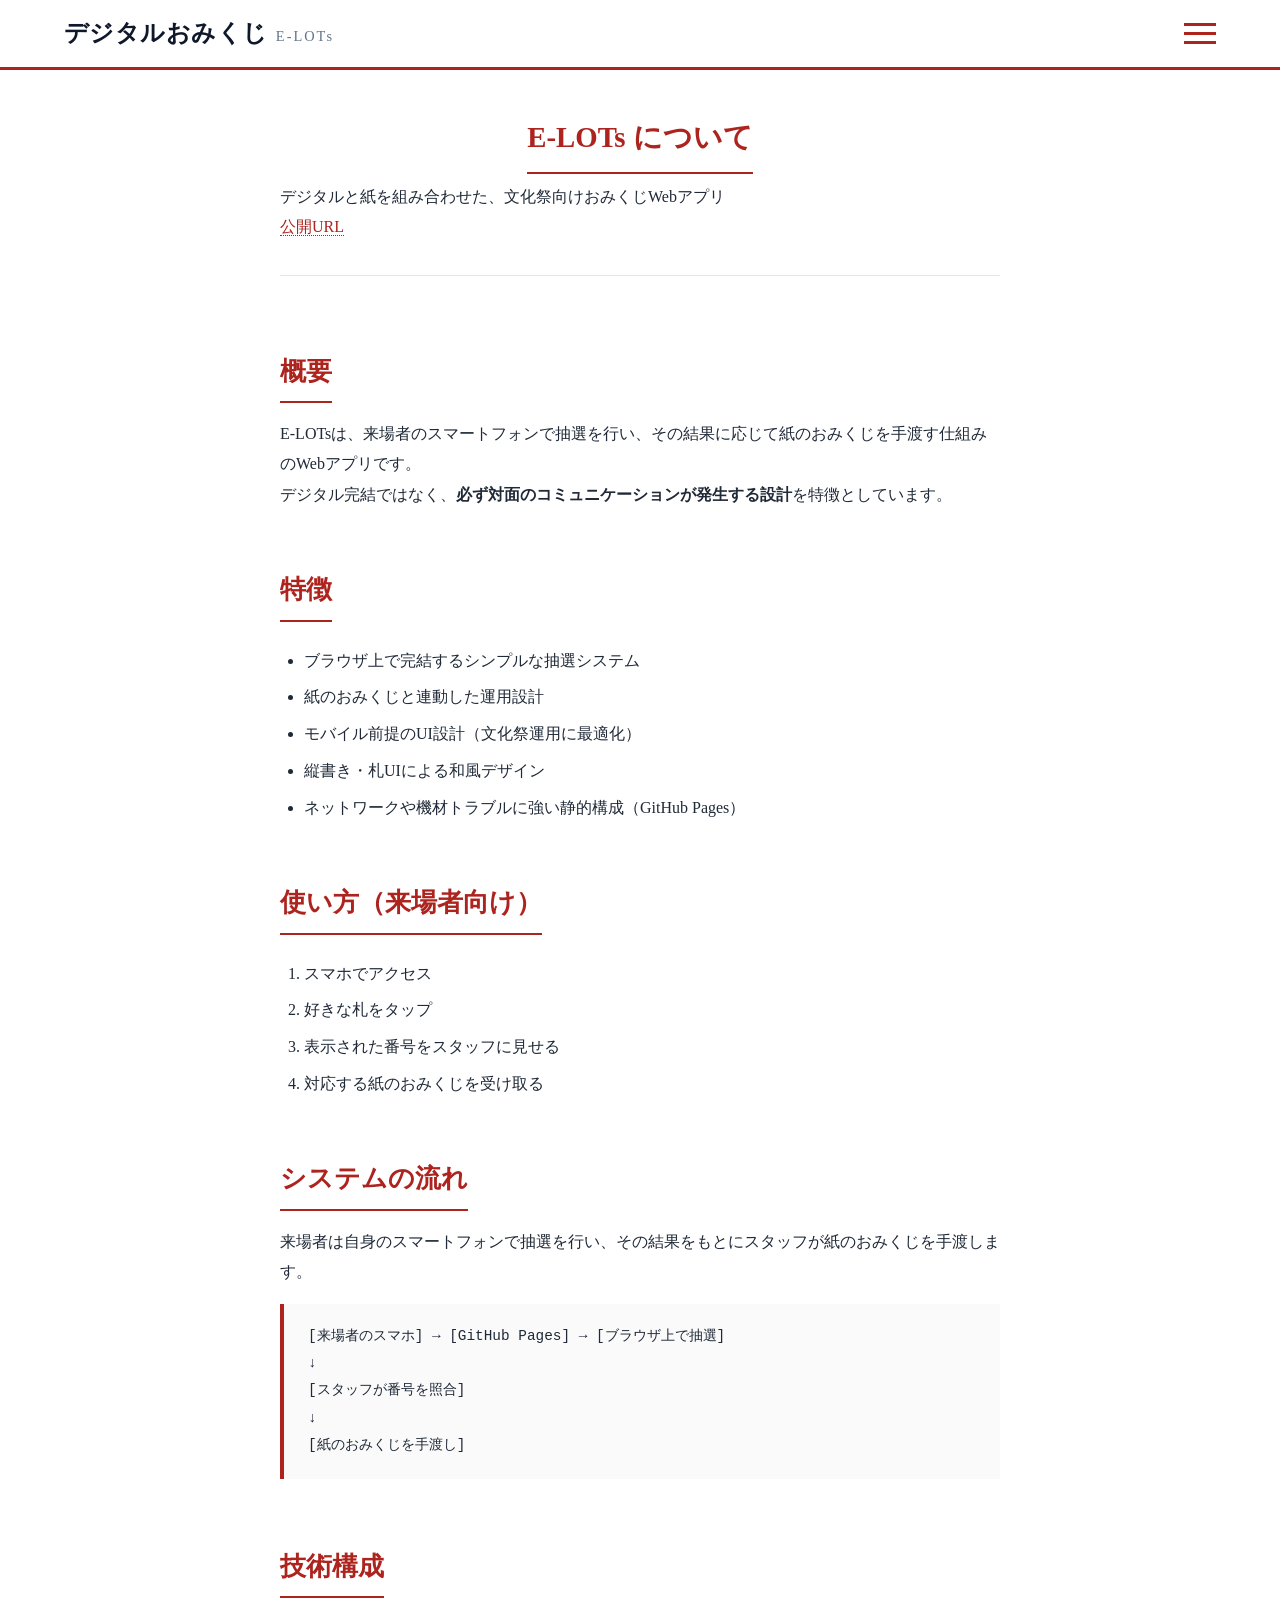
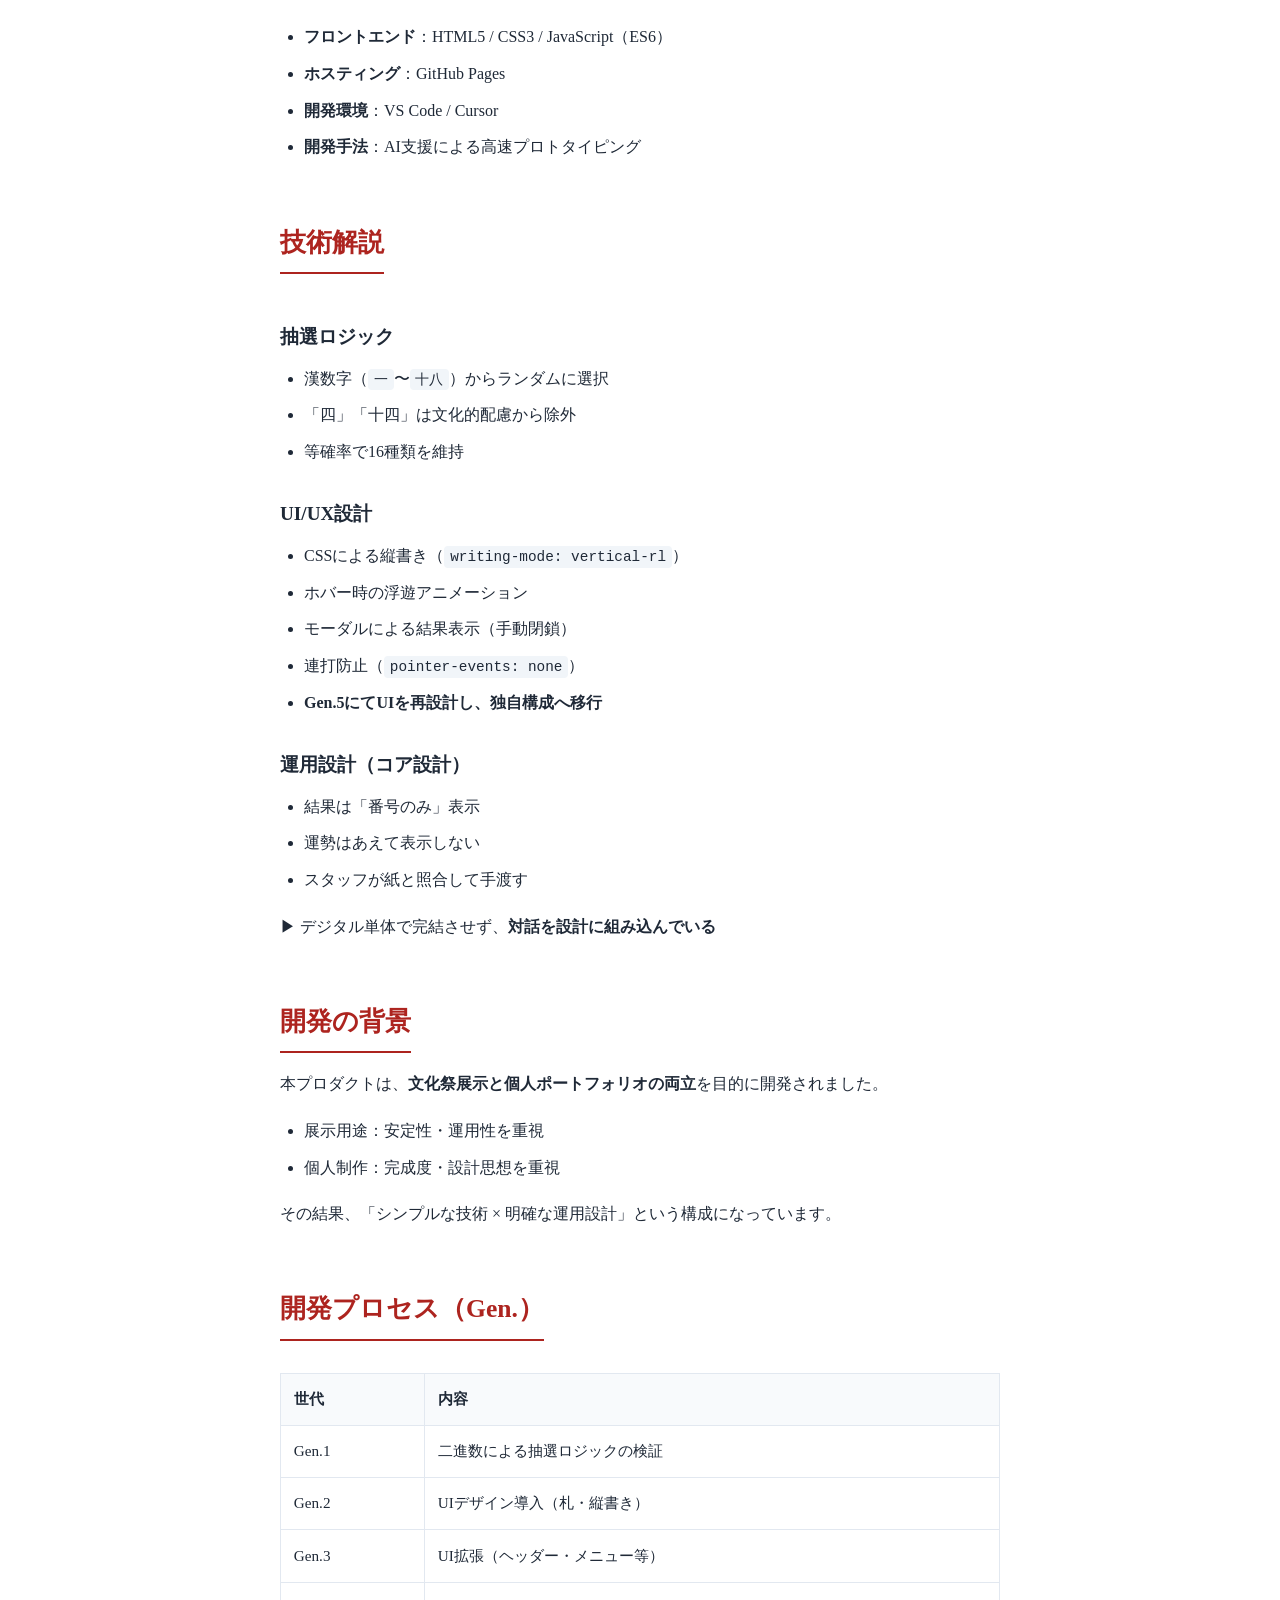
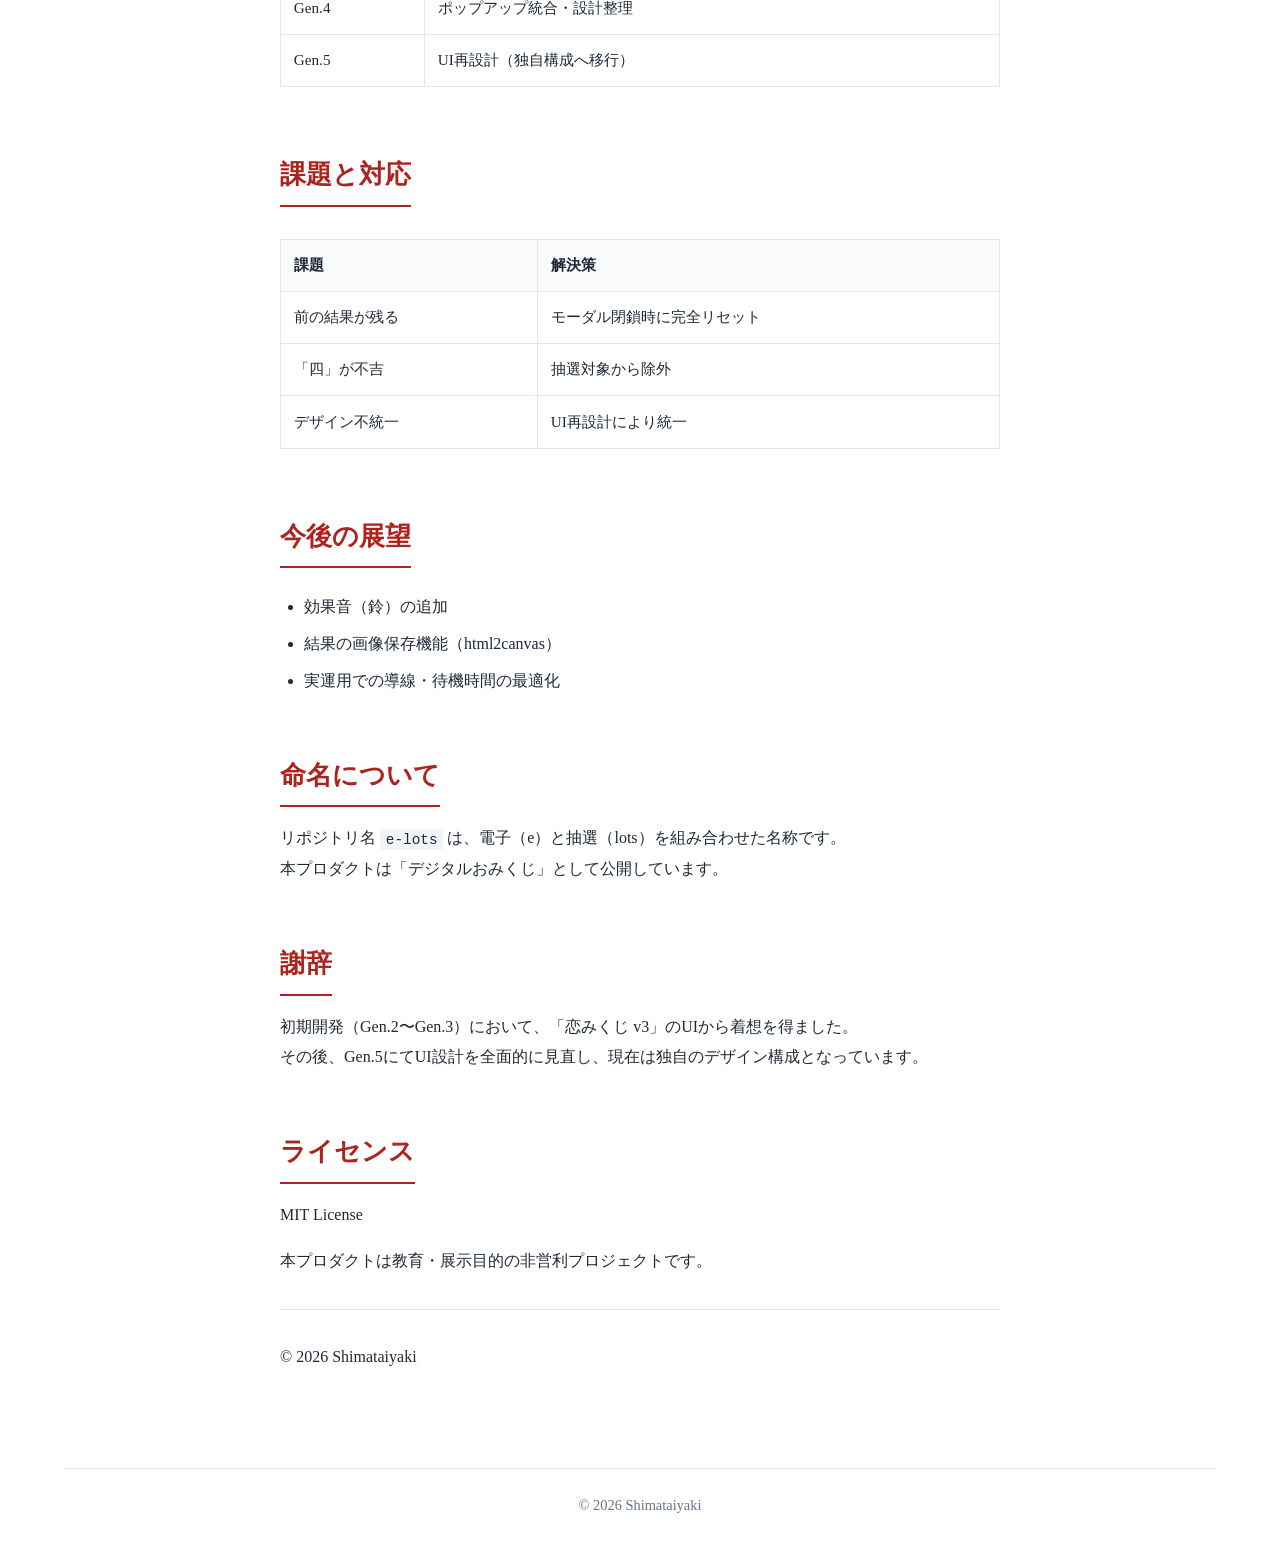
<file: about.html>
<!DOCTYPE html>
<html lang="ja">
<head>
    <meta charset="UTF-8">
    <meta name="viewport" content="width=device-width, initial-scale=1.0">
    <title>E-LOTs について｜デジタルおみくじ</title>
    <meta name="description" content="E-LOTs（デジタルおみくじ）の概要、特徴、技術構成、開発背景について。">
    <!-- OGP -->
    <meta property="og:title" content="E-LOTs について">
    <meta property="og:description" content="デジタルと紙を組み合わせた、文化祭向けおみくじWebアプリの解説です。">
    <meta property="og:type" content="article">
    <meta property="og:url" content="https://shimataiyaki.github.io/e-lots/about">
    <!-- ファビコン・共通CSS -->
    <link rel="icon" type="image/x-icon" href="https://shimataiyaki.github.io/images/favicon.ico">
    <link rel="stylesheet" href="style.css">
    <style>
        /* 本文書独自の補足スタイル（共通CSSで不足するもののみ） */
        .about-section {
            max-width: 720px;
            margin: 0 auto 3rem;
            text-align: left;
            line-height: 1.9;
        }
        .about-section h2 {
            font-size: 1.6rem;
            font-weight: 600;
            color: var(--accent-color);
            margin: 2.5rem 0 1rem;
            padding-bottom: 0.3rem;
            border-bottom: 2px solid var(--accent-color);
            display: inline-block;
        }
        .about-section h3 {
            font-size: 1.2rem;
            font-weight: 600;
            color: var(--text-color);
            margin: 1.8rem 0 0.5rem;
        }
        .about-section p {
            margin-bottom: 1rem;
        }
        .about-section ul,
        .about-section ol {
            margin: 0.5rem 0 1rem 1.5rem;
        }
        .about-section li {
            margin-bottom: 0.4rem;
        }
        .about-section a {
            color: var(--accent-color);
            text-decoration: none;
            border-bottom: 1px dotted var(--accent-color);
        }
        .about-section a:hover {
            border-bottom: 1px solid var(--accent-color);
        }
        .about-section code {
            background: #f1f5f9;
            padding: 0.2em 0.4em;
            border-radius: 4px;
            font-size: 0.9em;
            font-family: 'Courier New', monospace;
        }
        .about-section pre {
            background: #f8fafc;
            border: 1px solid var(--border-color);
            padding: 1rem 1.2rem;
            overflow-x: auto;
            font-family: 'Courier New', monospace;
            font-size: 0.9rem;
            line-height: 1.6;
            margin: 1rem 0 1.5rem;
            border-radius: 0;
        }
        .about-section table {
            width: 100%;
            border-collapse: collapse;
            margin: 1rem 0 1.5rem;
            font-size: 0.95rem;
        }
        .about-section th,
        .about-section td {
            border: 1px solid var(--border-color);
            padding: 0.7rem 0.8rem;
            text-align: left;
        }
        .about-section th {
            background: #f8fafc;
            font-weight: 600;
            color: var(--text-color);
        }
        .about-section hr {
            border: none;
            border-top: 1px solid var(--border-color);
            margin: 2rem 0;
        }
        .flow-text {
            background: #fafafa;
            padding: 1.2rem 1.5rem;
            border-left: 4px solid var(--accent-color);
            font-family: 'Courier New', monospace;
            font-size: 0.9rem;
            white-space: pre-line;
            margin: 0.5rem 0 1.5rem;
        }
    </style>
</head>
<body>

    <!-- 固定ヘッダー（共通） -->
    <header class="site-header">
        <div class="header-container">
            <div class="site-title-wrapper">
                <a href="./" class="site-title">デジタルおみくじ</a>
                <span class="site-subtitle">E-LOTs</span>
            </div>
            <button class="menu-toggle" id="menuToggle" aria-label="メニュー" aria-expanded="false">
                <span></span>
                <span></span>
                <span></span>
            </button>
            <ul class="nav-menu" id="navMenu">
                <div class="nav-menu-inner">
                    <li><a href="./about.html">E-LOTs について</a></li>
                    <li><a href="./#howto">遊び方</a></li>
                    <li><a href="https://note.com/shimataiyaki" target="_blank" rel="noopener">note</a></li>
                    <li><a href="https://github.com/shimataiyaki/e-lots" target="_blank" rel="noopener">GitHub</a></li>
                </div>
            </ul>
        </div>
    </header>

    <!-- メインコンテンツ -->
    <main class="app-main">
        <div class="container">
            <!-- 見出し -->
            <div class="subtitle">E-LOTs について</div>

            <!-- ドキュメント本文 -->
            <div class="about-section">
                <p>デジタルと紙を組み合わせた、文化祭向けおみくじWebアプリ<br>
                <a href="https://shimataiyaki.github.io/e-lots/">公開URL</a></p>
                <hr>

                <h2>概要</h2>
                <p>E-LOTsは、来場者のスマートフォンで抽選を行い、その結果に応じて紙のおみくじを手渡す仕組みのWebアプリです。<br>
                デジタル完結ではなく、<strong>必ず対面のコミュニケーションが発生する設計</strong>を特徴としています。</p>

                <h2>特徴</h2>
                <ul>
                    <li>ブラウザ上で完結するシンプルな抽選システム</li>
                    <li>紙のおみくじと連動した運用設計</li>
                    <li>モバイル前提のUI設計（文化祭運用に最適化）</li>
                    <li>縦書き・札UIによる和風デザイン</li>
                    <li>ネットワークや機材トラブルに強い静的構成（GitHub Pages）</li>
                </ul>

                <h2>使い方（来場者向け）</h2>
                <ol>
                    <li>スマホでアクセス</li>
                    <li>好きな札をタップ</li>
                    <li>表示された番号をスタッフに見せる</li>
                    <li>対応する紙のおみくじを受け取る</li>
                </ol>

                <h2>システムの流れ</h2>
                <p>来場者は自身のスマートフォンで抽選を行い、その結果をもとにスタッフが紙のおみくじを手渡します。</p>
                <div class="flow-text">[来場者のスマホ] → [GitHub Pages] → [ブラウザ上で抽選]
                                    ↓
                        [スタッフが番号を照合]
                                    ↓
                        [紙のおみくじを手渡し]</div>

                <h2>技術構成</h2>
                <ul>
                    <li><strong>フロントエンド</strong>：HTML5 / CSS3 / JavaScript（ES6）</li>
                    <li><strong>ホスティング</strong>：GitHub Pages</li>
                    <li><strong>開発環境</strong>：VS Code / Cursor</li>
                    <li><strong>開発手法</strong>：AI支援による高速プロトタイピング</li>
                </ul>

                <h2>技術解説</h2>
                <h3>抽選ロジック</h3>
                <ul>
                    <li>漢数字（<code>一</code>〜<code>十八</code>）からランダムに選択</li>
                    <li>「四」「十四」は文化的配慮から除外</li>
                    <li>等確率で16種類を維持</li>
                </ul>

                <h3>UI/UX設計</h3>
                <ul>
                    <li>CSSによる縦書き（<code>writing-mode: vertical-rl</code>）</li>
                    <li>ホバー時の浮遊アニメーション</li>
                    <li>モーダルによる結果表示（手動閉鎖）</li>
                    <li>連打防止（<code>pointer-events: none</code>）</li>
                    <li><strong>Gen.5にてUIを再設計し、独自構成へ移行</strong></li>
                </ul>

                <h3>運用設計（コア設計）</h3>
                <ul>
                    <li>結果は「番号のみ」表示</li>
                    <li>運勢はあえて表示しない</li>
                    <li>スタッフが紙と照合して手渡す</li>
                </ul>
                <p>▶ デジタル単体で完結させず、<strong>対話を設計に組み込んでいる</strong></p>

                <h2>開発の背景</h2>
                <p>本プロダクトは、<strong>文化祭展示と個人ポートフォリオの両立</strong>を目的に開発されました。</p>
                <ul>
                    <li>展示用途：安定性・運用性を重視</li>
                    <li>個人制作：完成度・設計思想を重視</li>
                </ul>
                <p>その結果、「シンプルな技術 × 明確な運用設計」という構成になっています。</p>

                <h2>開発プロセス（Gen.）</h2>
                <table>
                    <thead>
                        <tr><th>世代</th><th>内容</th></tr>
                    </thead>
                    <tbody>
                        <tr><td>Gen.1</td><td>二進数による抽選ロジックの検証</td></tr>
                        <tr><td>Gen.2</td><td>UIデザイン導入（札・縦書き）</td></tr>
                        <tr><td>Gen.3</td><td>UI拡張（ヘッダー・メニュー等）</td></tr>
                        <tr><td>Gen.4</td><td>ポップアップ統合・設計整理</td></tr>
                        <tr><td>Gen.5</td><td>UI再設計（独自構成へ移行）</td></tr>
                    </tbody>
                </table>

                <h2>課題と対応</h2>
                <table>
                    <thead>
                        <tr><th>課題</th><th>解決策</th></tr>
                    </thead>
                    <tbody>
                        <tr><td>前の結果が残る</td><td>モーダル閉鎖時に完全リセット</td></tr>
                        <tr><td>「四」が不吉</td><td>抽選対象から除外</td></tr>
                        <tr><td>デザイン不統一</td><td>UI再設計により統一</td></tr>
                    </tbody>
                </table>

                <h2>今後の展望</h2>
                <ul>
                    <li>効果音（鈴）の追加</li>
                    <li>結果の画像保存機能（html2canvas）</li>
                    <li>実運用での導線・待機時間の最適化</li>
                </ul>

                <h2>命名について</h2>
                <p>リポジトリ名 <code>e-lots</code> は、電子（e）と抽選（lots）を組み合わせた名称です。<br>
                本プロダクトは「デジタルおみくじ」として公開しています。</p>

                <h2>謝辞</h2>
                <p>初期開発（Gen.2〜Gen.3）において、「恋みくじ v3」のUIから着想を得ました。<br>
                その後、Gen.5にてUI設計を全面的に見直し、現在は独自のデザイン構成となっています。</p>

                <h2>ライセンス</h2>
                <p>MIT License</p>
                <p>本プロダクトは教育・展示目的の非営利プロジェクトです。</p>
                <hr>
                <p>© 2026 Shimataiyaki</p>
            </div>

            <!-- フッター -->
            <footer class="app-footer">
                <span>© 2026 Shimataiyaki</span>
            </footer>
        </div>
    </main>

    <!-- 共通スクリプト（ハンバーガーメニュー等） -->
    <script src="script.js"></script>
</body>
</html>
</file>
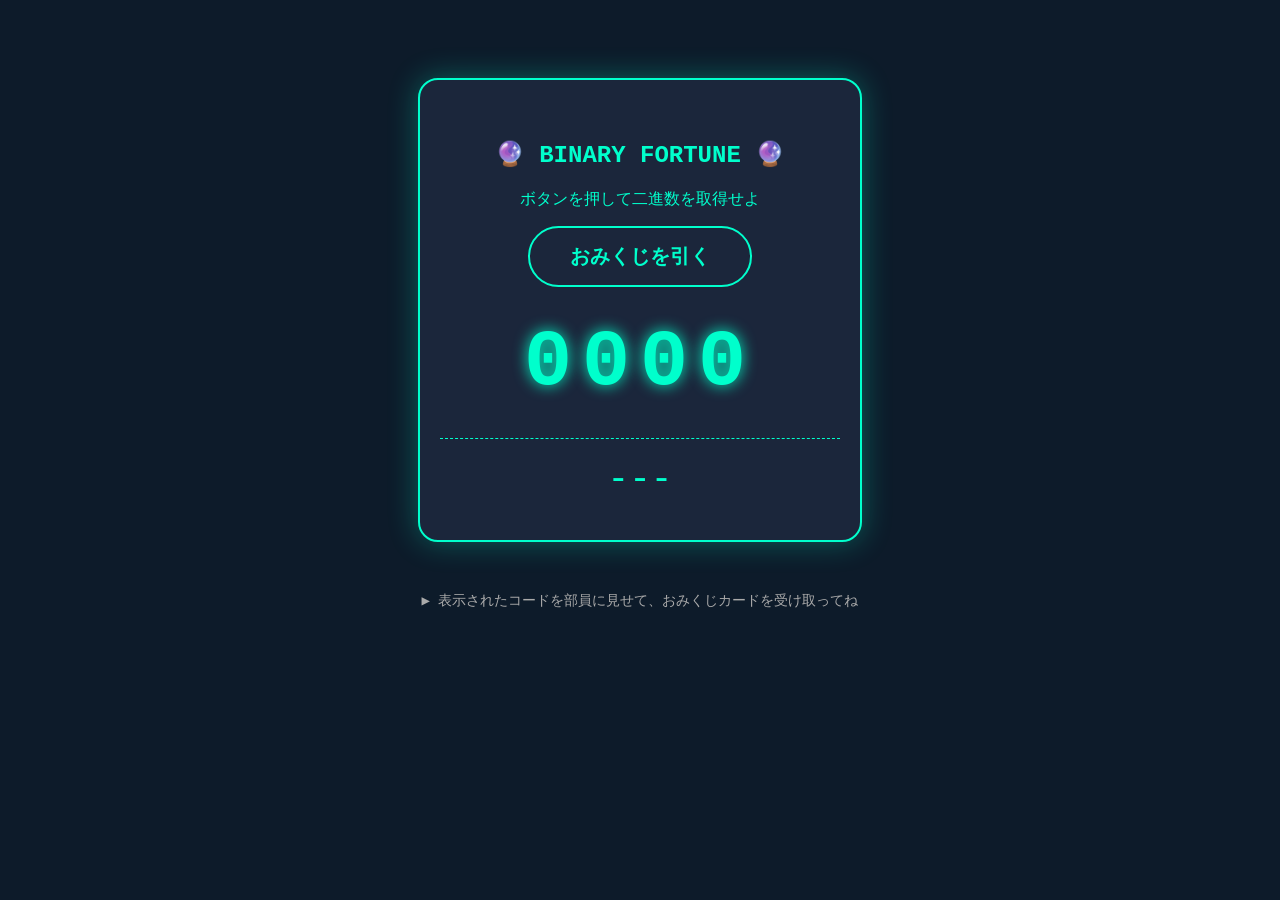
<file: prototype_v1.html>
<!DOCTYPE html>
<html>
<head>
    <meta charset="UTF-8">
    <meta name="viewport" content="width=device-width, initial-scale=1.0">
    <title>園川神社みくじ</title>
    <style>
        body {
            font-family: 'Courier New', monospace; /* 情報系らしい等幅フォント */
            background: #0d1b2a; /* ダークモードで端末感を出す */
            color: #00ffcc;
            text-align: center;
            padding: 20px;
        }
        .box {
            border: 2px solid #00ffcc;
            border-radius: 20px;
            padding: 40px 20px;
            max-width: 400px;
            margin: 50px auto;
            background: #1b263b;
            box-shadow: 0 0 30px rgba(0,255,204,0.3);
        }
        #binary {
            font-size: 80px;
            font-weight: bold;
            letter-spacing: 10px;
            margin: 30px 0;
            text-shadow: 0 0 15px #00ffcc;
        }
        #fortuneName {
            font-size: 36px;
            border-top: 1px dashed #00ffcc;
            padding-top: 20px;
        }
        button {
            background: transparent;
            color: #00ffcc;
            border: 2px solid #00ffcc;
            padding: 15px 40px;
            font-size: 20px;
            border-radius: 50px;
            cursor: pointer;
            font-family: inherit;
            font-weight: bold;
            transition: 0.3s;
        }
        button:hover {
            background: #00ffcc;
            color: #0d1b2a;
            box-shadow: 0 0 20px #00ffcc;
        }
        .note {
            margin-top: 30px;
            font-size: 14px;
            color: #aaa;
        }
    </style>
</head>
<body>
    <div class="box">
        <h2>🔮 BINARY FORTUNE 🔮</h2>
        <p>ボタンを押して二進数を取得せよ</p>
        <button onclick="drawFortune()">おみくじを引く</button>
        <div id="binary">0000</div>
        <div id="fortuneName">---</div>
    </div>
    <div class="note">
        ▶ 表示されたコードを部員に見せて、おみくじカードを受け取ってね
    </div>

    <script>
        // 情報系部活ならではの「二進数」と「運勢」の対応表
        const fortuneMap = [
            { binary: "0000", name: "大凶", desc: "Segmentation Fault" },
            { binary: "0001", name: "凶", desc: "Syntax Error" },
            { binary: "0010", name: "末吉", desc: "Warning" },
            { binary: "0011", name: "小吉", desc: "200 OK" },
            { binary: "0100", name: "中吉", desc: "Compile Success" },
            { binary: "0101", name: "吉", desc: "Hello, World!" },
            { binary: "0110", name: "大吉", desc: "Commit Accepted" },
            { binary: "0111", name: "大大吉", desc: "Pull Request Merged!" },
            { binary: "1000", name: "恋吉", desc: "Love Connection Established" },
            { binary: "1001", name: "縁吉", desc: "New Friend Request" },
            { binary: "1010", name: "学吉", desc: "Passed All Tests" },
            { binary: "1011", name: "金吉", desc: "Salary Incremented" },
            { binary: "1100", name: "極吉", desc: "Root Access Granted" },
            { binary: "1101", name: "秘吉", desc: "Hidden Feature Unlocked" },
            { binary: "1110", name: "神吉", desc: "Kernel Panic (in a good way)" },
            { binary: "1111", name: "漢吉", desc: "Full Stack Master" }
        ];

        function drawFortune() {
            const randomIndex = Math.floor(Math.random() * fortuneMap.length);
            const selected = fortuneMap[randomIndex];
            
            document.getElementById('binary').innerText = selected.binary;
            document.getElementById('fortuneName').innerHTML = `${selected.name}<br><span style="font-size:16px;">${selected.desc}</span>`;
        }
    </script>
</body>
</html>
</file>
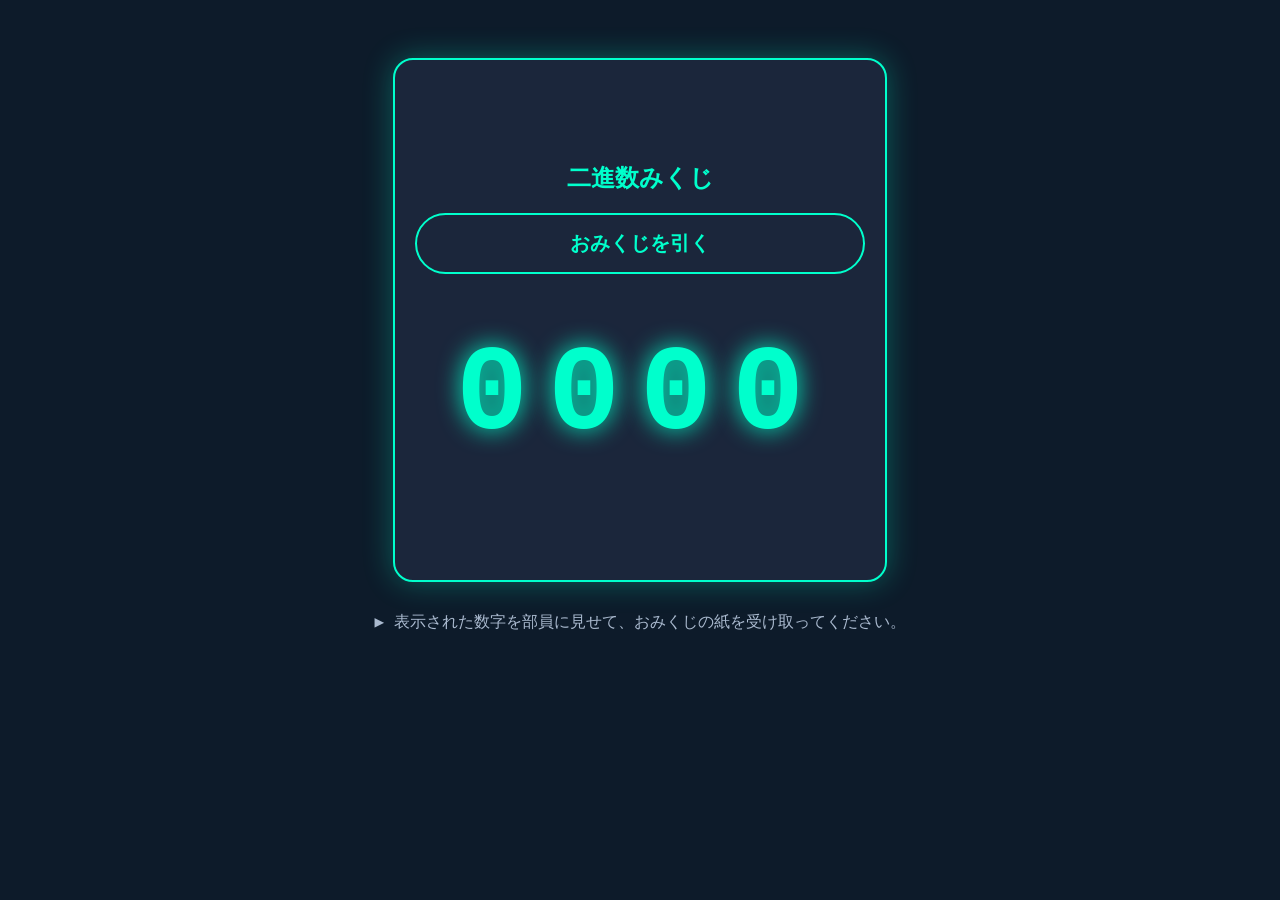
<file: prototype_v2.html>
<!DOCTYPE html>
<html>
<head>
    <meta charset="UTF-8">
    <meta name="viewport" content="width=device-width, initial-scale=1.0">
    <title>二進数みくじ</title>
    <style>
        body {
            font-family: 'Courier New', monospace;
            background: #0d1b2a;
            color: #00ffcc;
            text-align: center;
            padding: 20px;
        }
        .box {
            border: 2px solid #00ffcc;
            border-radius: 20px;
            padding: 60px 20px; /* 縦方向を少し広げて数字を中央に */
            max-width: 450px;
            margin: 30px auto;
            background: #1b263b;
            box-shadow: 0 0 30px rgba(0,255,204,0.3);
            min-height: 400px;
            display: flex;
            flex-direction: column;
            justify-content: center;
        }
        #binary {
            font-size: 120px;
            font-weight: bold;
            letter-spacing: 20px;
            margin: 30px 0;
            text-shadow: 0 0 25px #00ffcc;
            line-height: 1.2;
        }
        /* 抽選中は文字サイズを小さく */
        .waiting {
            font-size: 40px !important;
            letter-spacing: 5px !important;
        }
        button {
            background: transparent;
            color: #00ffcc;
            border: 2px solid #00ffcc;
            padding: 15px 40px;
            font-size: 20px;
            border-radius: 50px;
            cursor: pointer;
            font-family: inherit;
            font-weight: bold;
            transition: 0.3s;
            margin-bottom: 20px;
        }
        button:hover {
            background: #00ffcc;
            color: #0d1b2a;
            box-shadow: 0 0 20px #00ffcc;
        }
        button:disabled {
            opacity: 0.5;
            cursor: not-allowed;
            box-shadow: none;
        }
        .instruction {
            margin-top: 30px;
            font-size: 16px;
            color: #aabacf;
        }
        /* ドットアニメーション */
        .loading-dots:after {
            content: '・';
            animation: dots 1.5s steps(5, end) infinite;
        }
        @keyframes dots {
            0%, 20% { content: '・'; }
            40% { content: '・・'; }
            60% { content: '・・・'; }
            80%, 100% { content: ''; }
        }
    </style>
</head>
<body>
    <div class="box">
        <h2>二進数みくじ </h2>
        <button id="drawButton" onclick="drawFortune()">おみくじを引く</button>
        <div id="binary">0000</div>
    </div>
    <div class="instruction">
        ▶ 表示された数字を部員に見せて、おみくじの紙を受け取ってください。
    </div>

    <script>
        // 二進数のみの配列
        const binaryList = [
            "0000", "0001", "0010", "0011",
            "0100", "0101", "0110", "0111",
            "1000", "1001", "1010", "1011",
            "1100", "1101", "1110", "1111"
        ];

        const WAIT_TIME = 2500; // 2.5秒

        function drawFortune() {
            const button = document.getElementById('drawButton');
            const binaryEl = document.getElementById('binary');

            button.disabled = true;

            // 待機中表示：文字を小さくして「抽選中」＋ドットアニメーション
            binaryEl.classList.add('waiting');
            binaryEl.innerHTML = '抽選中<span class="loading-dots"></span>';

            // 抽選結果を事前に決定
            const randomIndex = Math.floor(Math.random() * binaryList.length);
            const selectedBinary = binaryList[randomIndex];

            setTimeout(() => {
                // 待機表示を解除し、二進数を表示
                binaryEl.classList.remove('waiting');
                binaryEl.innerText = selectedBinary;
                button.disabled = false;
            }, WAIT_TIME);
        }
    </script>
</body>
</html>
</file>
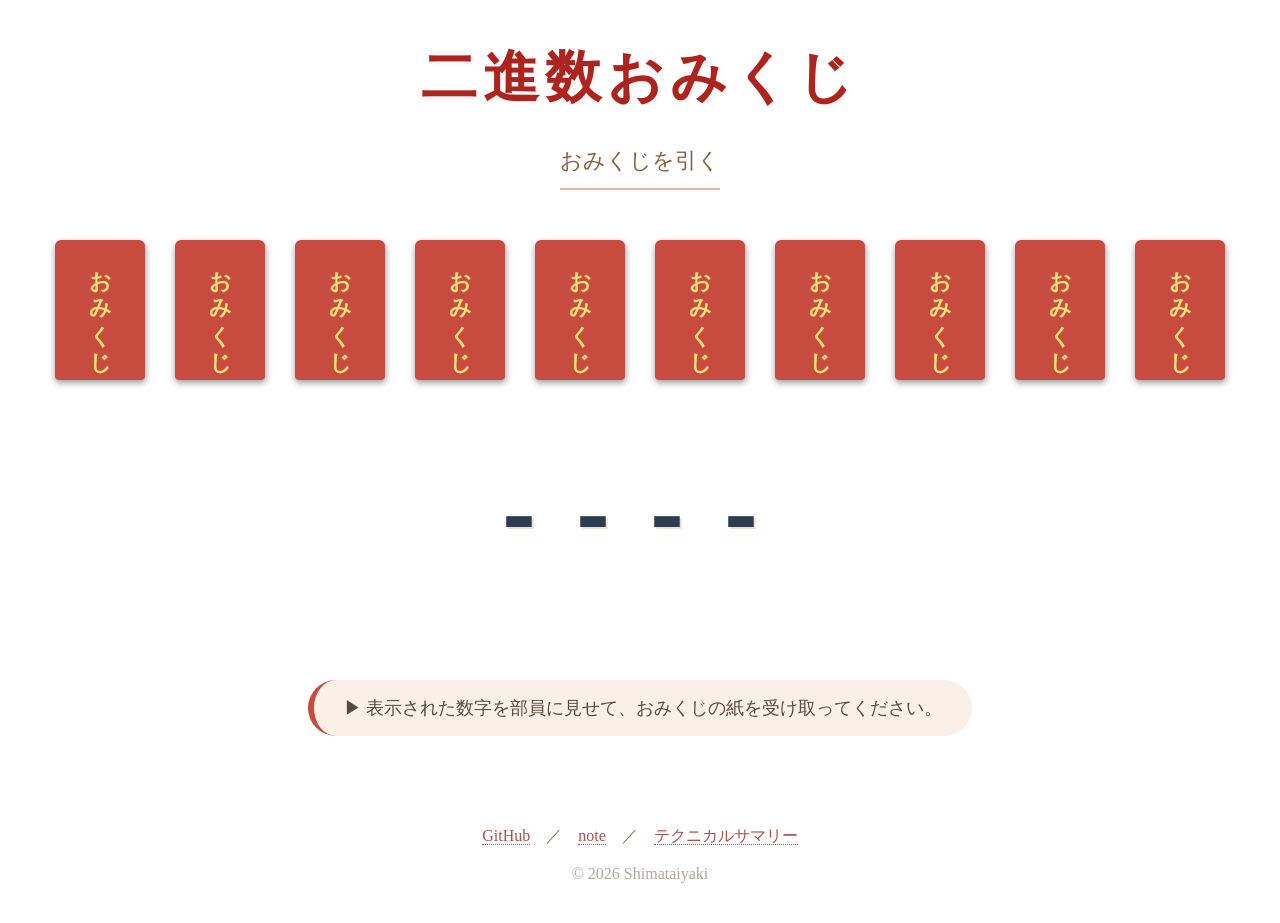
<file: prototypes/prototype.v3.html>
<!DOCTYPE html>
<html lang="ja">
<head>
    <meta charset="UTF-8">
    <meta name="viewport" content="width=device-width, initial-scale=1.0">
    <title>二進数おみくじ</title> 
    <!--Version3.0(2026.4.12)-->
    <style>
        /* 全体リセット・ベース */
        * {
            margin: 0;
            padding: 0;
            box-sizing: border-box;
        }

        body {
            background: #ffffff;
            font-family: '游明朝', 'Yu Mincho', 'Hiragino Mincho ProN', serif;
            color: #3a2c1f;
            min-height: 100vh;
            display: flex;
            flex-direction: column;
            align-items: center;
            justify-content: center;
            padding: 40px 20px;
        }

        .container {
            max-width: 1400px;
            width: 100%;
            margin: 0 auto;
            display: flex;
            flex-direction: column;
            align-items: center;
        }

        /* ----- ヘッダー ----- */
        .header {
            text-align: center;
            margin-bottom: 20px;
        }

        .header h1 {
            font-size: 56px;
            font-weight: 600;
            color: #ad241f;        /* 朱色系 */
            letter-spacing: 6px;
            writing-mode: horizontal-tb;  /* 横書きでも十分和風 */
            font-family: '游明朝', 'Yu Mincho', serif;
            text-shadow: 2px 2px 4px rgba(0,0,0,0.05);
        }

        /* サブ見出し */
        .subtitle {
            font-size: 22px;
            color: #8b5e3c;
            margin: 10px 0 30px;
            border-bottom: 2px solid #e0b8a8;
            padding-bottom: 12px;
            display: inline-block;
        }

        /* ----- おみくじ札グリッド ----- */
        .cards-grid {
            display: flex;
            flex-wrap: wrap;
            justify-content: center;
            align-items: center;
            gap: 20px 30px;
            margin: 20px 0 50px;
            max-width: 1200px;
        }

        /* 札のスタイル */
        .omikuji-card {
            width: 90px;
            height: 140px;
            background-color: #c84b3f;      /* 朱色 */
            color: #f9e076;                 /* 金色文字 */
            border-radius: 6px 6px 4px 4px;
            box-shadow: 
                2px 2px 6px rgba(0,0,0,0.2),    /* 右下 */
                -2px 2px 6px rgba(0,0,0,0.1),   /* 左下 */
                0px 4px 6px rgba(0,0,0,0.15);   /* 下方向 */
            display: flex;
            align-items: center;
            justify-content: center;
            cursor: pointer;
            transition: transform 0.2s ease, box-shadow 0.2s ease;
            writing-mode: vertical-rl;
            text-orientation: upright;
            font-size: 22px;
            font-weight: 600;
            letter-spacing: 2px;
            font-family: '游明朝', 'Yu Mincho', serif;
            user-select: none;
            /* 上部には影をつけない（三辺のみ） */
        }

        /* ホバーで浮き上がる */
        .omikuji-card:hover {
            transform: translateY(-6px);
            box-shadow: 
                4px 4px 8px rgba(0,0,0,0.25),
                -4px 4px 8px rgba(0,0,0,0.15),
                0px 8px 10px rgba(0,0,0,0.2);
        }

        /* クリック時（待機中など）は見た目を少し変える */
        .omikuji-card.disabled {
            opacity: 0.6;
            pointer-events: none;
            filter: grayscale(0.3);
            transform: translateY(2px);
            box-shadow: 1px 1px 4px rgba(0,0,0,0.2);
        }

        /* ----- 抽選結果表示エリア ----- */
        .result-area {
            text-align: center;
            margin: 20px 0 40px;
            min-height: 160px;
        }

        #binary-display {
            font-family: 'Courier New', monospace;
            font-size: 90px;
            font-weight: bold;
            letter-spacing: 20px;
            color: #2c3e4e;
            margin: 20px 0 10px;
            text-shadow: 2px 2px 0 #f0e0d0;
        }

        .waiting-text {
            font-family: '游明朝', 'Yu Mincho', serif;
            font-size: 28px;
            color: #a75b4f;
            margin: 30px 0;
            letter-spacing: 4px;
        }

        /* 案内文 */
        .guide-text {
            font-size: 18px;
            color: #5a4a3e;
            background: #faf0e8;
            padding: 16px 30px;
            border-radius: 40px;
            margin: 30px 0 50px;
            border-left: 6px solid #c84b3f;
            display: inline-block;
        }

        /* ----- フッター ----- */
        .footer {
            margin-top: 40px;
            text-align: center;
            color: #7f6e5d;
            font-size: 16px;
        }

        .footer a {
            color: #b34e4a;
            text-decoration: none;
            margin: 0 12px;
            font-weight: 500;
            border-bottom: 1px dotted #c84b3f;
        }

        .footer a:hover {
            border-bottom: 1px solid #c84b3f;
        }

        /* レスポンシブ：札サイズ調整 */
        @media (max-width: 800px) {
            .omikuji-card {
                width: 70px;
                height: 110px;
                font-size: 18px;
            }
            .header h1 {
                font-size: 40px;
            }
            #binary-display {
                font-size: 60px;
                letter-spacing: 12px;
            }
        }

        @media (max-width: 500px) {
            .cards-grid {
                gap: 12px;
            }
        }
    </style>
</head>
<body>
<div class="container">
    <!-- ヘッダー -->
    <div class="header">
        <h1>二進数おみくじ</h1>
    </div>

    <!-- 見出し -->
    <div class="subtitle">おみくじを引く</div>

    <!-- おみくじ札 10枚（1列に並べる） -->
    <div class="cards-grid" id="cardsGrid">
        <!-- JavaScriptで10枚生成することも可能だが、静的に記述 -->
    </div>

    <!-- 抽選結果表示スペース -->
    <div class="result-area">
        <div id="binary-display">----</div>
        <div id="waiting-message" class="waiting-text"></div>
    </div>

    <!-- 案内文 -->
    <div class="guide-text">
        ▶ 表示された数字を部員に見せて、おみくじの紙を受け取ってください。
    </div>

    <!-- フッター -->
    <div class="footer">
        <a href="https://github.com/shimataiyaki/Binary-omikuji" target="_blank">GitHub</a> ／
        <a href="https://note.com/shimataiyaki" target="_blank">note</a> ／
        <a href="#" target="_blank">テクニカルサマリー</a>
        <br><br>
        <span style="opacity:0.6;">© 2026 Shimataiyaki</span>
    </div>
</div>

<script>
    (function() {
        "use strict";

        // ----- 設定 -----
        const BINARY_LIST = [
            "0000", "0001", "0010", "0011",
            "0100", "0101", "0110", "0111",
            "1000", "1001", "1010", "1011",
            "1100", "1101", "1110", "1111"
        ];

        const WAIT_TIME = 2500; // 2.5秒
        const CARD_COUNT = 10;   // 10枚表示

        // DOM要素
        const cardsGrid = document.getElementById('cardsGrid');
        const binaryDisplay = document.getElementById('binary-display');
        const waitingMsg = document.getElementById('waiting-message');

        let isDrawing = false;      // 抽選中フラグ
        let timeoutId = null;

        // ----- 札を10枚生成 -----
        function buildCards() {
            cardsGrid.innerHTML = '';
            for (let i = 0; i < CARD_COUNT; i++) {
                const card = document.createElement('div');
                card.className = 'omikuji-card';
                card.textContent = 'おみくじ';
                card.setAttribute('data-index', i);
                card.addEventListener('click', onCardClick);
                cardsGrid.appendChild(card);
            }
        }

        // ----- 札クリック時の処理 -----
        function onCardClick(e) {
            const card = e.currentTarget;
            // 抽選中なら何もしない
            if (isDrawing) return;

            // 抽選開始
            startDrawing(card);
        }

        // ----- 抽選開始 -----
        function startDrawing(clickedCard) {
            isDrawing = true;

            // 全札を無効化（disabledクラス付与）
            const allCards = document.querySelectorAll('.omikuji-card');
            allCards.forEach(card => card.classList.add('disabled'));

            // 表示を待機状態に
            binaryDisplay.textContent = '';
            waitingMsg.textContent = '抽選中・・・';

            // 抽選結果を事前に決定
            const randomIndex = Math.floor(Math.random() * BINARY_LIST.length);
            const selectedBinary = BINARY_LIST[randomIndex];

            // タイマーセット
            timeoutId = setTimeout(() => {
                // 結果を表示
                binaryDisplay.textContent = selectedBinary;
                waitingMsg.textContent = '';   // 「抽選中…」を消す

                // 札を再有効化
                allCards.forEach(card => card.classList.remove('disabled'));
                isDrawing = false;
                timeoutId = null;
            }, WAIT_TIME);
        }

        // ----- 初期表示：二進数は初期値「----」、待機メッセージは空 -----
        function initializeDisplay() {
            binaryDisplay.textContent = '----';
            waitingMsg.textContent = '';
        }

        // ----- フッターのリンク先は適宜差し替えてください -----
        // (必要に応じてURLをセット)
        function setFooterLinks() {
            // GitHub / note / テクニカルサマリー のaタグを取得してhref設定も可能
            // ここでは仮置き
        }

        // 初期化実行
        buildCards();
        initializeDisplay();

        // 念のため、ページアンロード時にタイマーをクリア
        window.addEventListener('beforeunload', function() {
            if (timeoutId) clearTimeout(timeoutId);
        });

    })();
</script>
</body>
</html>
</file>
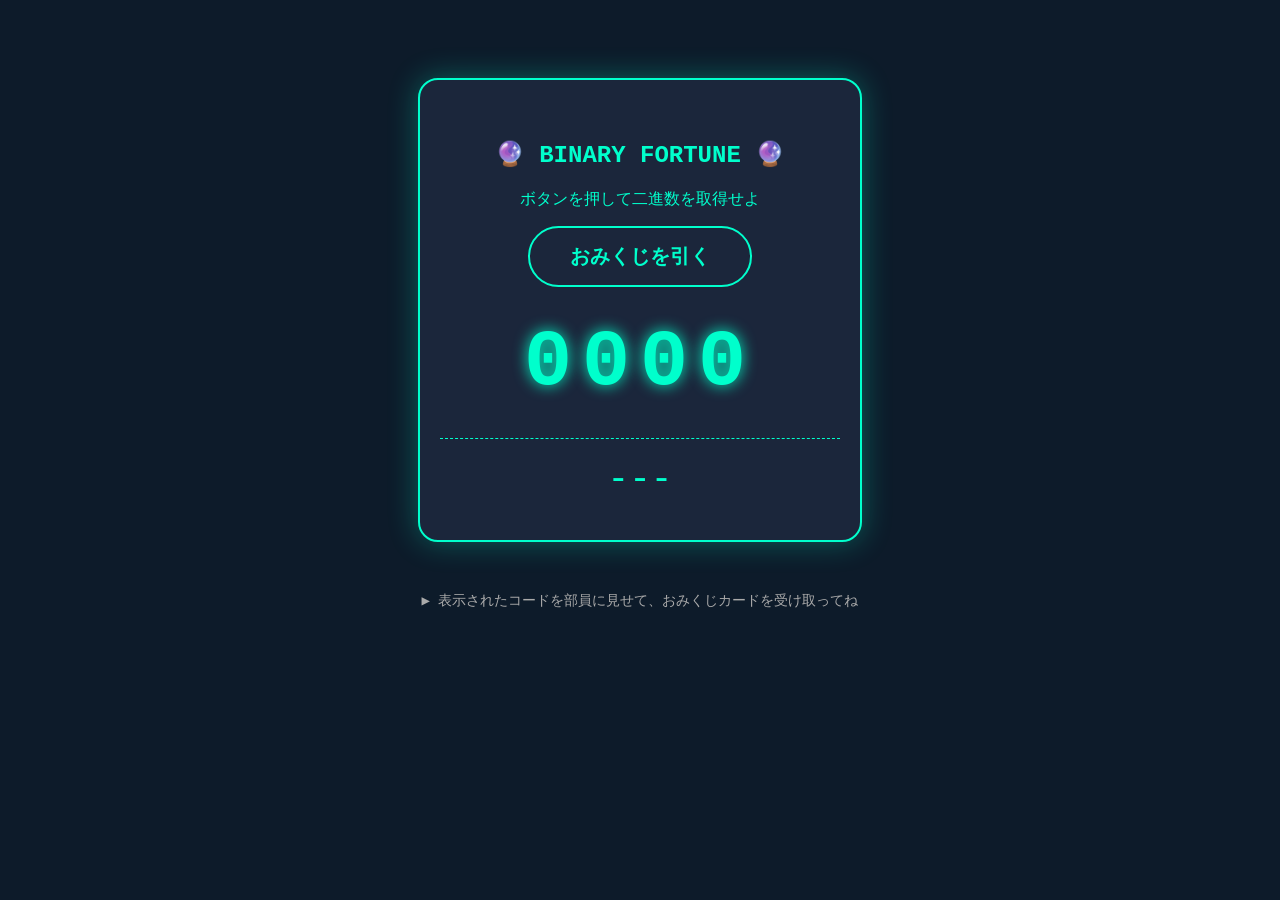
<file: prototypes/prototype_v1.html>
<!DOCTYPE html>
<html>
<head>
    <meta charset="UTF-8">
    <meta name="viewport" content="width=device-width, initial-scale=1.0">
    <title>二進数おみくじ</title>
     <!--Version1.0(2026.4.10)-->
    <style>
        body {
            font-family: 'Courier New', monospace; /* 情報系らしい等幅フォント */
            background: #0d1b2a; /* ダークモードで端末感を出す */
            color: #00ffcc;
            text-align: center;
            padding: 20px;
        }
        .box {
            border: 2px solid #00ffcc;
            border-radius: 20px;
            padding: 40px 20px;
            max-width: 400px;
            margin: 50px auto;
            background: #1b263b;
            box-shadow: 0 0 30px rgba(0,255,204,0.3);
        }
        #binary {
            font-size: 80px;
            font-weight: bold;
            letter-spacing: 10px;
            margin: 30px 0;
            text-shadow: 0 0 15px #00ffcc;
        }
        #fortuneName {
            font-size: 36px;
            border-top: 1px dashed #00ffcc;
            padding-top: 20px;
        }
        button {
            background: transparent;
            color: #00ffcc;
            border: 2px solid #00ffcc;
            padding: 15px 40px;
            font-size: 20px;
            border-radius: 50px;
            cursor: pointer;
            font-family: inherit;
            font-weight: bold;
            transition: 0.3s;
        }
        button:hover {
            background: #00ffcc;
            color: #0d1b2a;
            box-shadow: 0 0 20px #00ffcc;
        }
        .note {
            margin-top: 30px;
            font-size: 14px;
            color: #aaa;
        }
    </style>
</head>
<body>
    <div class="box">
        <h2>🔮 BINARY FORTUNE 🔮</h2>
        <p>ボタンを押して二進数を取得せよ</p>
        <button onclick="drawFortune()">おみくじを引く</button>
        <div id="binary">0000</div>
        <div id="fortuneName">---</div>
    </div>
    <div class="note">
        ▶ 表示されたコードを部員に見せて、おみくじカードを受け取ってね
    </div>

    <script>
        // 情報系部活ならではの「二進数」と「運勢」の対応表
        const fortuneMap = [
            { binary: "0000", name: "大凶", desc: "Segmentation Fault" },
            { binary: "0001", name: "凶", desc: "Syntax Error" },
            { binary: "0010", name: "末吉", desc: "Warning" },
            { binary: "0011", name: "小吉", desc: "200 OK" },
            { binary: "0100", name: "中吉", desc: "Compile Success" },
            { binary: "0101", name: "吉", desc: "Hello, World!" },
            { binary: "0110", name: "大吉", desc: "Commit Accepted" },
            { binary: "0111", name: "大大吉", desc: "Pull Request Merged!" },
            { binary: "1000", name: "恋吉", desc: "Love Connection Established" },
            { binary: "1001", name: "縁吉", desc: "New Friend Request" },
            { binary: "1010", name: "学吉", desc: "Passed All Tests" },
            { binary: "1011", name: "金吉", desc: "Salary Incremented" },
            { binary: "1100", name: "極吉", desc: "Root Access Granted" },
            { binary: "1101", name: "秘吉", desc: "Hidden Feature Unlocked" },
            { binary: "1110", name: "神吉", desc: "Kernel Panic (in a good way)" },
            { binary: "1111", name: "漢吉", desc: "Full Stack Master" }
        ];

        function drawFortune() {
            const randomIndex = Math.floor(Math.random() * fortuneMap.length);
            const selected = fortuneMap[randomIndex];
            
            document.getElementById('binary').innerText = selected.binary;
            document.getElementById('fortuneName').innerHTML = `${selected.name}<br><span style="font-size:16px;">${selected.desc}</span>`;
        }
    </script>
</body>
</html>
</file>
<file: style.css>
/* ============================================
   style.css - デジタルおみくじ（E-LOTs）本番版
   固定ヘッダー + 16枚札 + ポップアップ統合
   枠線のみの札・グレー薄影・抽選中横書き
   ============================================ */

* {
    margin: 0;
    padding: 0;
    box-sizing: border-box;
}

:root {
    --bg-color: #ffffff;
    --text-color: #1f2937;
    --border-color: #e2e8f0;
    --muted-text: #64748b;
    --accent-color: #ad241f;
    --card-shadow: rgba(105, 105, 105, 0.08);
}

body {
    font-family: '游明朝', 'Yu Mincho', 'Hiragino Mincho ProN', serif;
    background-color: var(--bg-color);
    color: var(--text-color);
    line-height: 1.8;
    font-weight: 400;
    padding-top: 5rem;
    margin: 0;
    min-height: 100vh;
    display: flex;
    flex-direction: column;
    align-items: center;
}

/* ----- 固定ヘッダー ----- */
.site-header {
    width: 100%;
    position: fixed;
    top: 0;
    left: 0;
    background-color: var(--bg-color);
    border-bottom: 3px solid var(--accent-color);
    z-index: 1000;
}

.header-container {
    max-width: 1200px;
    margin: 0 auto;
    padding: 0.75rem 1.5rem;
    display: flex;
    align-items: center;
    justify-content: space-between;
}

.site-title-wrapper {
    display: flex;
    align-items: baseline;
    gap: 0.5rem;
}

.site-title {
    font-family: '游明朝', 'Yu Mincho', serif;
    font-size: 1.5rem;
    font-weight: 600;
    letter-spacing: 0.02em;
    color: #0f172a;
    text-decoration: none;
}

.site-title:hover {
    color: var(--accent-color);
}

.site-subtitle {
    font-size: 0.9rem;
    letter-spacing: 2px;
    color: var(--muted-text);
    font-weight: 400;
}

/* ハンバーガーボタン */
.menu-toggle {
    display: flex;
    flex-direction: column;
    justify-content: space-around;
    width: 32px;
    height: 28px;
    background: transparent;
    border: none;
    cursor: pointer;
    padding: 0;
}

.menu-toggle span {
    width: 100%;
    height: 3px;
    background: var(--accent-color);
    transition: all 0.3s;
}

.menu-toggle.active span:nth-child(1) {
    transform: rotate(45deg) translate(5px, 5px);
}
.menu-toggle.active span:nth-child(2) {
    opacity: 0;
}
.menu-toggle.active span:nth-child(3) {
    transform: rotate(-45deg) translate(6px, -7px);
}

/* ナビメニュー */
.nav-menu {
    display: none;
    position: absolute;
    top: 100%;
    left: 0;
    width: 100%;
    background: var(--bg-color);
    border-bottom: 1px solid var(--border-color);
    padding: 1.5rem 0;
    margin: 0;
    list-style: none;
    z-index: 999;
}

.nav-menu.show {
    display: block;
}

.nav-menu-inner {
    max-width: 1200px;
    margin: 0 auto;
    padding: 0 1.5rem;
    display: flex;
    flex-direction: column;
    gap: 0.75rem;
}

.nav-menu li {
    list-style: none;
}

.nav-menu a {
    font-family: '游明朝', 'Yu Mincho', serif;
    text-decoration: none;
    color: var(--text-color);
    font-weight: 500;
    font-size: 1.1rem;
    padding: 0.2rem 0;
    display: inline-block;
    border-bottom: 2px solid transparent;
    transition: border-color 0.2s, color 0.2s;
}

.nav-menu a:hover {
    color: var(--accent-color);
    border-bottom-color: var(--accent-color);
}

/* ----- メインコンテンツ ----- */
.app-main {
    max-width: 1200px;
    width: 100%;
    margin: 0 auto;
    padding: 2rem 1.5rem;
}

.container {
    display: flex;
    flex-direction: column;
    align-items: center;
}

.subtitle {
    font-family: '游明朝', 'Yu Mincho', serif;
    font-size: 1.8rem;
    font-weight: 600;
    color: var(--accent-color);
    margin: 0 0 0.5rem;
    padding-bottom: 0.5rem;
    border-bottom: 2px solid var(--accent-color);
    display: inline-block;
}

/* ----- 遊び方セクション ----- */
.guide-section {
    margin: 0.5rem 0 1.5rem;
    display: inline-block;
    text-align: left;
}

.guide-text {
    font-size: 1rem;
    color: var(--text-color);
    background: none;
    padding: 0.5rem 0;
}

/* ----- おみくじ札（枠線のみ・グレー薄影） ----- */
.cards-grid {
    display: flex;
    flex-wrap: wrap;
    justify-content: center;
    align-items: center;
    gap: 20px 30px;
    margin: 0 0 1.5rem;
    max-width: 1000px;
}

.omikuji-card {
    width: 90px;
    height: 140px;
    background-color: transparent;
    color: var(--text-color);
    border: 2px solid var(--accent-color);
    border-radius: 0;
    box-shadow: 4px 4px 0 var(--card-shadow);
    display: flex;
    align-items: center;
    justify-content: center;
    cursor: pointer;
    transition: transform 0.2s ease, box-shadow 0.2s ease;
    writing-mode: vertical-rl;
    text-orientation: upright;
    font-family: '游明朝', 'Yu Mincho', serif;
    font-size: 22px;
    font-weight: 600;
    letter-spacing: 2px;
    user-select: none;
}

.omikuji-card:hover {
    transform: translateY(-4px);
    box-shadow: 6px 6px 0 rgba(105, 105, 105, 0.12);
}

.omikuji-card.disabled {
    opacity: 0.4;
    pointer-events: none;
    transform: translateY(2px);
    box-shadow: 2px 2px 0 var(--card-shadow);
}

/* ----- ポップアップ（モーダル） ----- */
.modal {
    display: none;
    position: fixed;
    z-index: 2000;
    left: 0;
    top: 0;
    width: 100%;
    height: 100%;
    background-color: rgba(0,0,0,0.2);
    align-items: center;
    justify-content: center;
}

.modal.show {
    display: flex;
}

.modal-content {
    background: #ffffff;
    border: none;
    border-radius: 40px;
    padding: 2rem 2rem 2.5rem;
    max-width: 550px;
    width: 90%;
    text-align: center;
    box-shadow: 0 20px 40px rgba(0,0,0,0.15);
    position: relative;
}

.modal-close {
    position: absolute;
    top: 16px;
    right: 24px;
    font-size: 36px;
    font-weight: 300;
    color: var(--text-color);
    cursor: pointer;
    line-height: 1;
    transition: color 0.2s;
    z-index: 10;
}

.modal-close:hover {
    color: var(--accent-color);
}

.modal-title {
    font-size: 1.4rem;
    font-weight: 500;
    color: var(--accent-color);
    letter-spacing: 4px;
    margin-bottom: 1.5rem;
    border-bottom: 1px solid var(--border-color);
    padding-bottom: 0.75rem;
}

.modal-number {
    font-family: '游明朝', 'Yu Mincho', serif;
    font-size: 120px;
    font-weight: 600;
    color: var(--text-color);
    line-height: 1.3;
    margin: 0.5rem 0 0.25rem;
    writing-mode: vertical-rl;
    text-orientation: upright;
    letter-spacing: 0.1em;
    display: inline-block;
}

/* 抽選中の横書き */
.modal-number.horizontal {
    writing-mode: horizontal-tb;
    font-size: 2.5rem;
    letter-spacing: 0.1em;
}

.modal-unit {
    font-size: 1.5rem;
    color: var(--muted-text);
    margin-top: 0.5rem;
    margin-bottom: 1.5rem;
    font-weight: 400;
}

.modal-guide {
    font-size: 1rem;
    color: var(--text-color);
    background: none;
    padding: 0.5rem 0;
    display: inline-block;
    text-align: left;
    margin-top: 0.5rem;
}

/* ----- フッター ----- */
.app-footer {
    margin-top: 2rem;
    text-align: center;
    color: var(--muted-text);
    font-size: 0.9rem;
    border-top: 1px solid var(--border-color);
    padding-top: 1.5rem;
    width: 100%;
}

/* レスポンシブ */
@media (max-width: 800px) {
    .omikuji-card {
        width: 70px;
        height: 110px;
        font-size: 18px;
    }
    .site-title {
        font-size: 1.3rem;
    }
}

@media (max-width: 600px) {
    .modal-content {
        padding: 1.5rem 1rem;
        border-radius: 30px;
    }
    .modal-number {
        font-size: 80px;
    }
    .modal-number.horizontal {
        font-size: 2rem;
    }
    .modal-title {
        font-size: 1.2rem;
    }
    .modal-unit {
        font-size: 1.2rem;
    }
}

@media (max-width: 500px) {
    .cards-grid {
        gap: 12px;
    }
    .subtitle {
        font-size: 1.5rem;
    }
}
</file>
